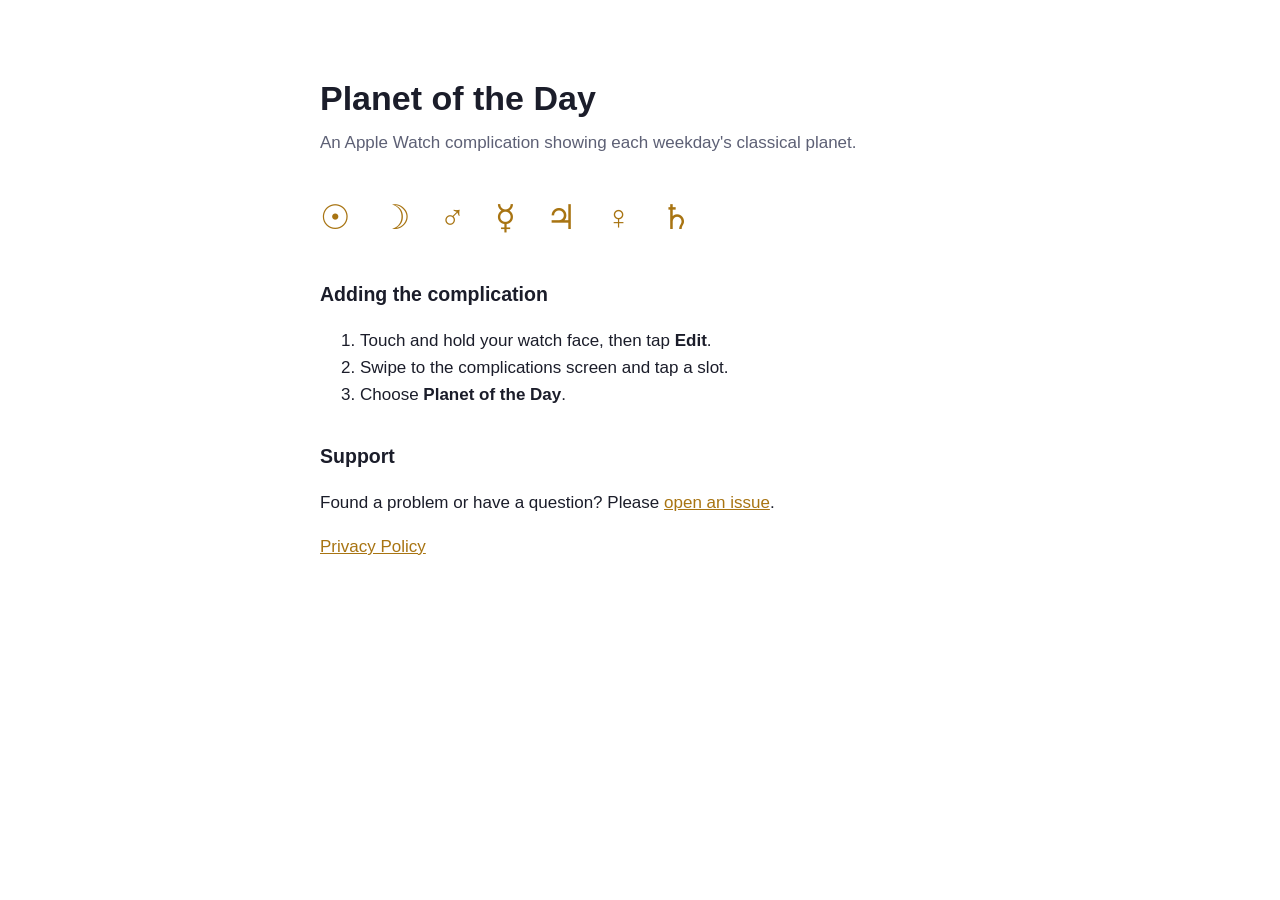
<file: docs/index.html>
<!doctype html>
<html lang="en">
<head>
<meta charset="utf-8">
<meta name="viewport" content="width=device-width, initial-scale=1">
<title>Planet of the Day – Support</title>
<link rel="stylesheet" href="style.css">
</head>
<body>
<main>
  <h1>Planet of the Day</h1>
  <p class="meta">An Apple Watch complication showing each weekday's classical planet.</p>

  <p class="symbols" aria-label="Sun, Moon, Mars, Mercury, Jupiter, Venus, Saturn">☉︎ ☽︎ ♂︎ ☿︎ ♃︎ ♀︎ ♄︎</p>

  <h2>Adding the complication</h2>
  <ol>
    <li>Touch and hold your watch face, then tap <strong>Edit</strong>.</li>
    <li>Swipe to the complications screen and tap a slot.</li>
    <li>Choose <strong>Planet of the Day</strong>.</li>
  </ol>

  <h2>Support</h2>
  <p>Found a problem or have a question? Please
  <a href="https://github.com/TaylorBurke/planet-day/issues/new">open an issue</a>.</p>

  <p><a href="privacy.html">Privacy Policy</a></p>
</main>
</body>
</html>
</file>
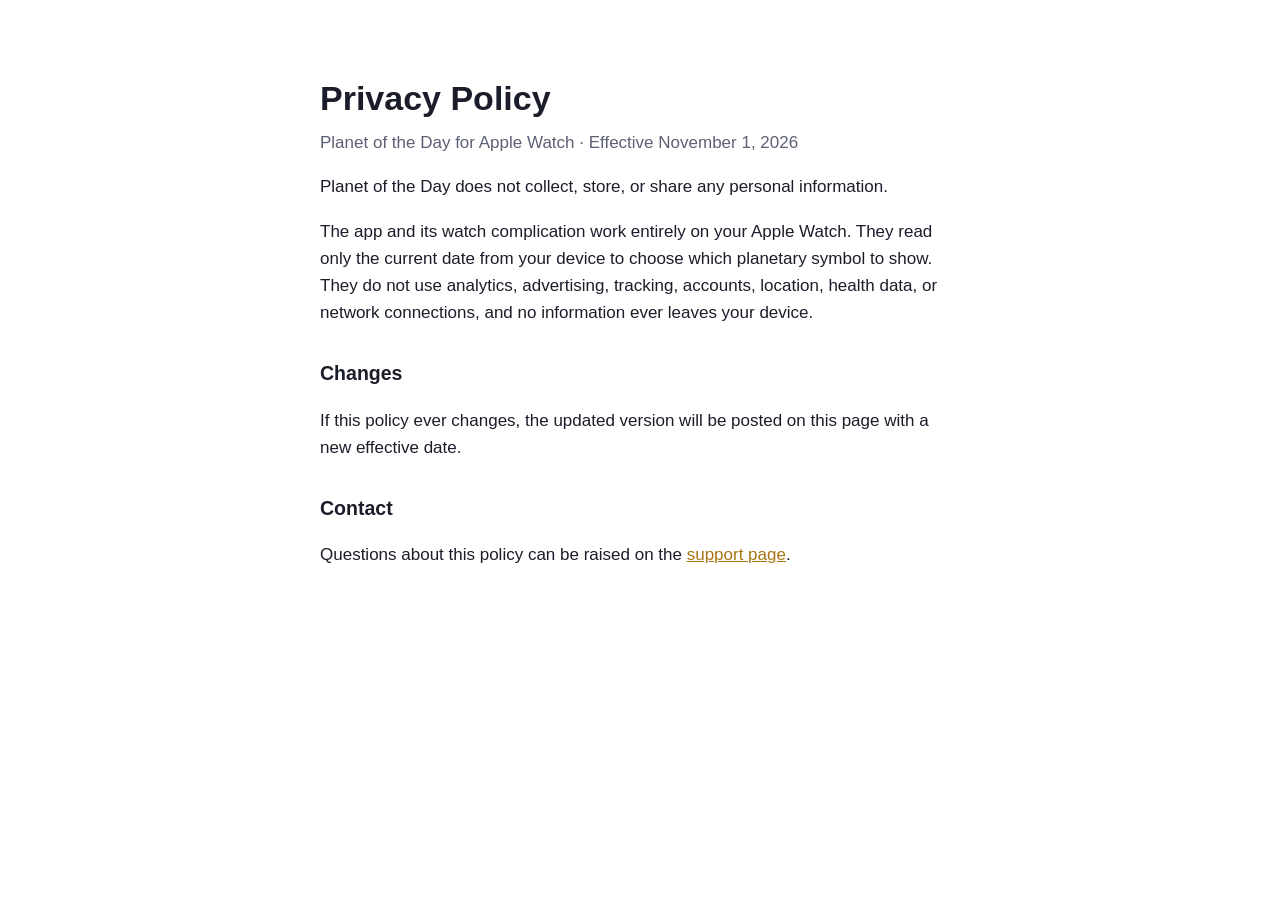
<file: docs/privacy.html>
<!doctype html>
<html lang="en">
<head>
<meta charset="utf-8">
<meta name="viewport" content="width=device-width, initial-scale=1">
<title>Planet of the Day – Privacy Policy</title>
<link rel="stylesheet" href="style.css">
</head>
<body>
<main>
  <h1>Privacy Policy</h1>
  <p class="meta">Planet of the Day for Apple Watch · Effective November 1, 2026</p>

  <p>Planet of the Day does not collect, store, or share any personal information.</p>

  <p>The app and its watch complication work entirely on your Apple Watch. They read only the
  current date from your device to choose which planetary symbol to show. They do not use
  analytics, advertising, tracking, accounts, location, health data, or network connections,
  and no information ever leaves your device.</p>

  <h2>Changes</h2>
  <p>If this policy ever changes, the updated version will be posted on this page with a new
  effective date.</p>

  <h2>Contact</h2>
  <p>Questions about this policy can be raised on the <a href="./">support page</a>.</p>
</main>
</body>
</html>
</file>
<file: docs/style.css>
:root {
  --bg: #ffffff;
  --fg: #1b1d2a;
  --muted: #5d6075;
  --accent: #a87412;
}
@media (prefers-color-scheme: dark) {
  :root {
    --bg: #0b0d1c;
    --fg: #e9e9f2;
    --muted: #9a9cb3;
    --accent: #f2c45c;
  }
}
body {
  margin: 0;
  background: var(--bg);
  color: var(--fg);
  font: 17px/1.6 -apple-system, BlinkMacSystemFont, "Segoe UI", sans-serif;
}
main {
  max-width: 640px;
  margin: 0 auto;
  padding: 48px 16px;
}
h1 { margin-bottom: 4px; }
h2 { margin-top: 32px; font-size: 1.15em; }
.meta { color: var(--muted); margin-top: 0; }
.symbols { font-size: 2em; letter-spacing: 0.3em; color: var(--accent); }
a { color: var(--accent); }
</file>
